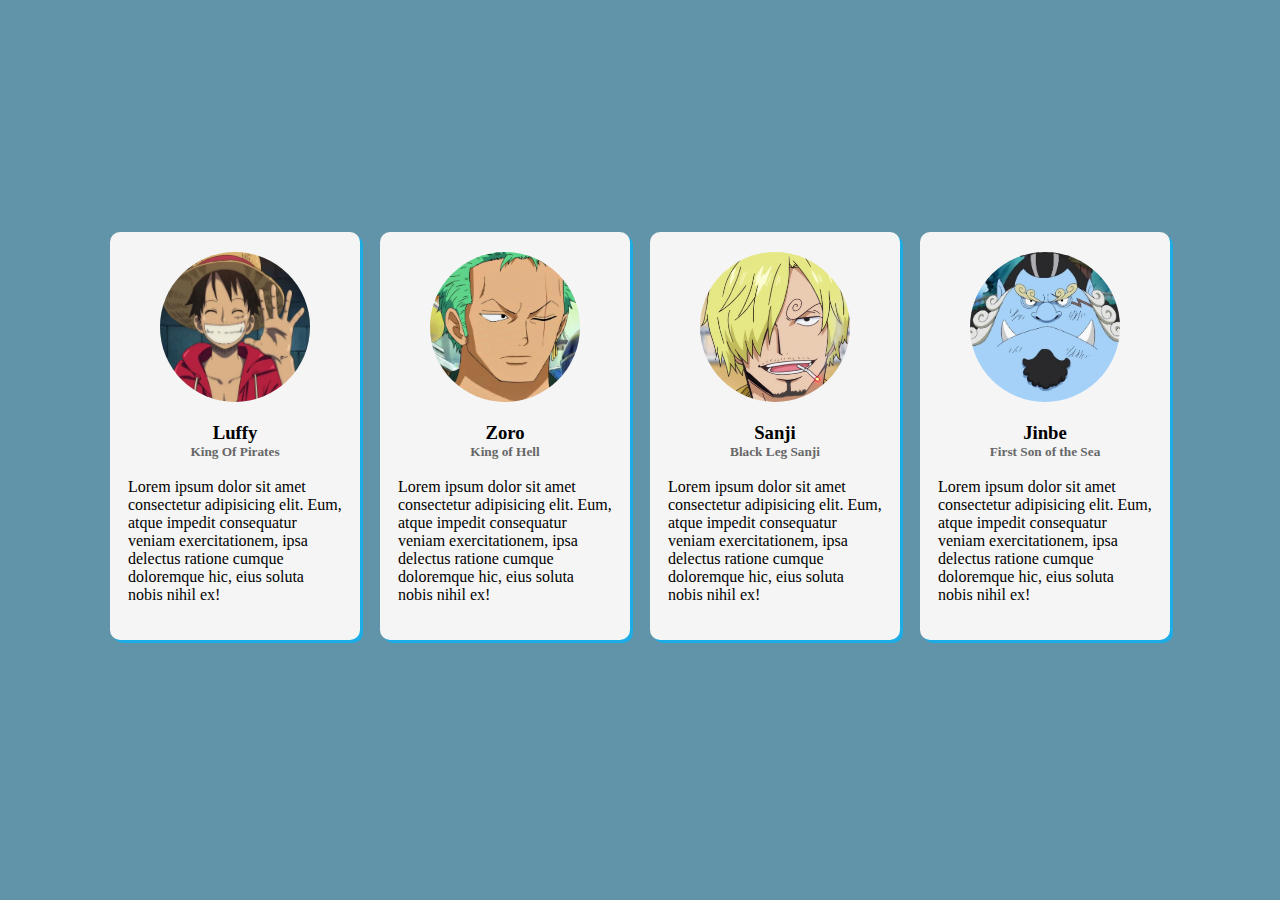
<file: day1/index.html>
<!DOCTYPE html>
<html lang="en">

<head>
    <meta charset="UTF-8">
    <meta name="viewport" content="width=device-width, initial-scale=1.0">
    <title>Document</title>
    <link rel="stylesheet" href="style.css">
    <link rel="stylesheet" href="https://cdnjs.cloudflare.com/ajax/libs/font-awesome/6.5.1/css/all.min.css" integrity="sha512-DTOQO9RWCH3ppGqcWaEA1BIZOC6xxalwEsw9c2QQeAIftl+Vegovlnee1c9QX4TctnWMn13TZye+giMm8e2LwA==" crossorigin="anonymous" referrerpolicy="no-referrer" />
</head>

<body>
<div class="card">
    <div class="profile-img">
        <img src="assets/1_YqfVlyCe06DfcPsR3kpYrw.jpg" alt="" srcset="">
    </div>
    <span>
        <h3>Luffy</h3>
        <h5>King Of Pirates</h5>
        <p>Lorem ipsum dolor sit amet consectetur adipisicing elit. Eum, atque impedit consequatur veniam exercitationem, ipsa delectus ratione cumque doloremque hic, eius soluta nobis nihil ex!</p>
        <div class="icons">
            <a href="#"><i class="fa-brands fa-reddit"></i></a>
            <a href="#"><i class="fa-brands fa-x-twitter"></i></a>
            <a href="#"><i class="fa-brands fa-instagram"></i></a>
        </div>
    </span>
</div>
<div class="card">
    <div class="profile-img">
        <img src="assets/Roronoa_Zoro.webp" alt="" srcset="">
    </div>
    <span>
        <h3>Zoro</h3>
        <h5>King of Hell</h5>
        <p>Lorem ipsum dolor sit amet consectetur adipisicing elit. Eum, atque impedit consequatur veniam exercitationem, ipsa delectus ratione cumque doloremque hic, eius soluta nobis nihil ex!</p>
        <div class="icons">
            <a href="#"><i class="fa-brands fa-reddit"></i></a>
            <a href="#"><i class="fa-brands fa-x-twitter"></i></a>
            <a href="#"><i class="fa-brands fa-instagram"></i></a>
        </div>
    </span>
</div>
<div class="card">
    <div class="profile-img">
        <img src="assets/sanji.webp" alt="" srcset="">
    </div>
    <span>
        <h3>Sanji</h3>
        <h5>Black Leg Sanji</h5>
        <p>Lorem ipsum dolor sit amet consectetur adipisicing elit. Eum, atque impedit consequatur veniam exercitationem, ipsa delectus ratione cumque doloremque hic, eius soluta nobis nihil ex!</p>
        <div class="icons">
            <a href="#"><i class="fa-brands fa-reddit"></i></a>
            <a href="#"><i class="fa-brands fa-x-twitter"></i></a>
            <a href="#"><i class="fa-brands fa-instagram"></i></a>
        </div>
    </span>
</div>
<div class="card">
    <div class="profile-img">
        <img src="assets/Jinbe.webp" alt="" srcset="">
    </div>
    <span>
        <h3>Jinbe</h3>
        <h5>First Son of the Sea</h5>
        <p>Lorem ipsum dolor sit amet consectetur adipisicing elit. Eum, atque impedit consequatur veniam exercitationem, ipsa delectus ratione cumque doloremque hic, eius soluta nobis nihil ex!</p>
        <div class="icons">
            <a href="#"><i class="fa-brands fa-reddit"></i></a>
            <a href="#"><i class="fa-brands fa-x-twitter"></i></a>
            <a href="#"><i class="fa-brands fa-instagram"></i></a>
        </div>
    </span>
</div>

</body>

</html>
</file>
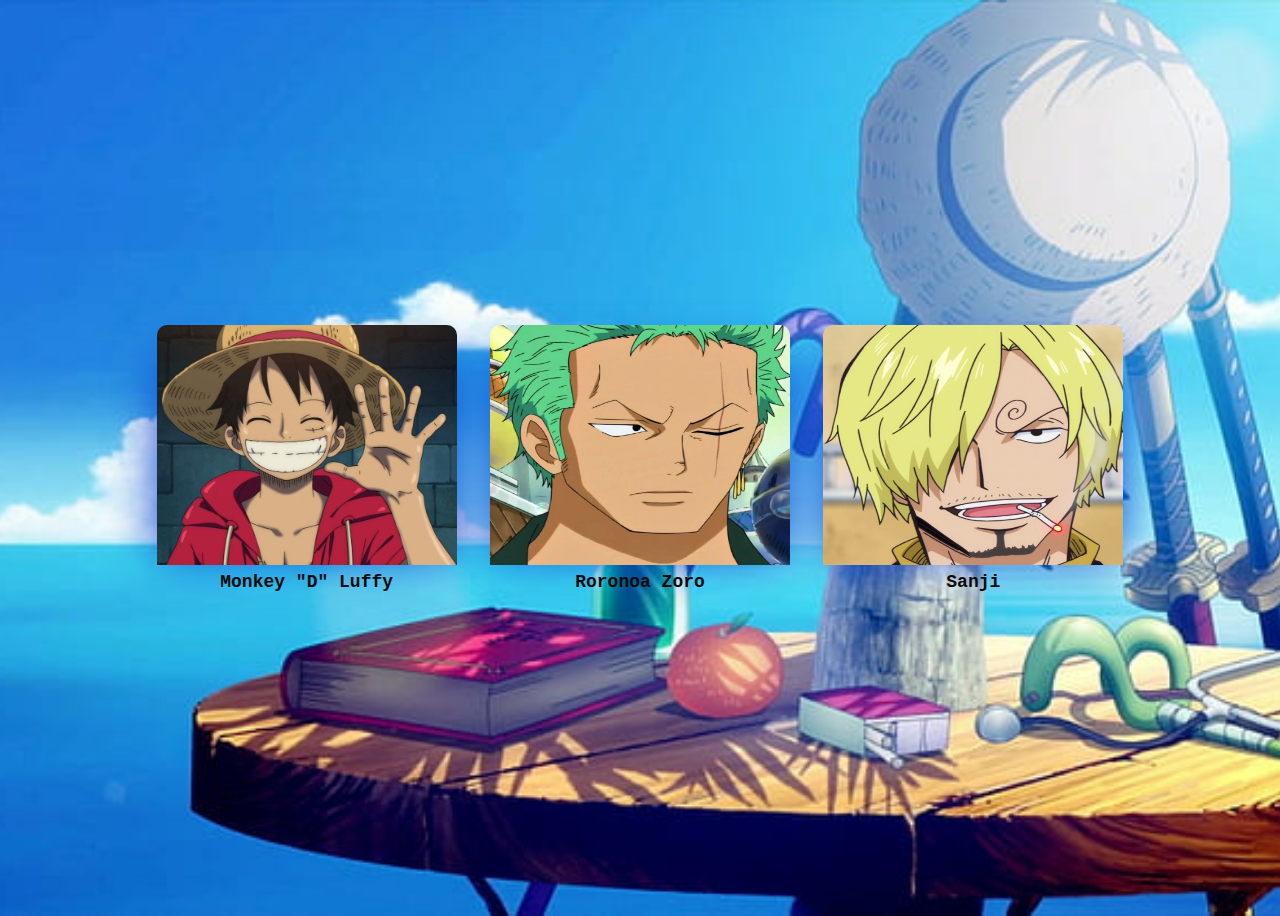
<file: day2/index.html>
<!DOCTYPE html>
<html lang="en">

<head>
    <meta charset="UTF-8">
    <meta name="viewport" content="width=device-width, initial-scale=1.0">
    <title>CSS Card Hover Effects</title>
    <link rel="stylesheet" href="style.css">

</head>

<body>
    <div class="container">
        <div class="card">
            <div class="face face1">
                <div class="content">
                    <img src="./assets/1_YqfVlyCe06DfcPsR3kpYrw.jpg" alt="" srcset="">
                    <h3> Monkey "D" Luffy</h3>
                </div>
            </div>
            <div class="face face2">
                <div class="content">
                    <h4>"Pirate King"</h4>
                    <p>Lorem ipsum dolor sit amet consectetur adipisicing elit. Esse, ipsum.</p>
                    <a href="#">Read More</a>
                </div>
            </div>
        </div>
        <div class="card">
            <div class="face face1">
                <div class="content">
                    <img src="./assets/Roronoa_Zoro.webp" alt="" srcset="">
                    <h3>Roronoa Zoro</h3>
                </div>
            </div>
            <div class="face face2">
                <div class="content">
                    <h4> "King of Hell"</h4>
                    <p>Lorem ipsum dolor sit amet consectetur adipisicing elit. Esse, ipsum.</p>
                    <a href="#">Read More</a>
                </div>
            </div>
        </div>
        <div class="card">
            <div class="face face1">
                <div class="content">
                    <img src="./assets/sanji.webp" alt="" srcset="">
                    <h3>Sanji</h3>
                </div>
            </div>
            <div class="face face2">
                <div class="content">
                    <h4>"Black Leg Sanji"</h4>
                    <p>Lorem ipsum dolor sit amet consectetur adipisicing elit. Esse, ipsum.</p>
                    <a href="#">Read More</a>
                </div>
            </div>
        </div>

    </div>

</body>

</html>
</file>
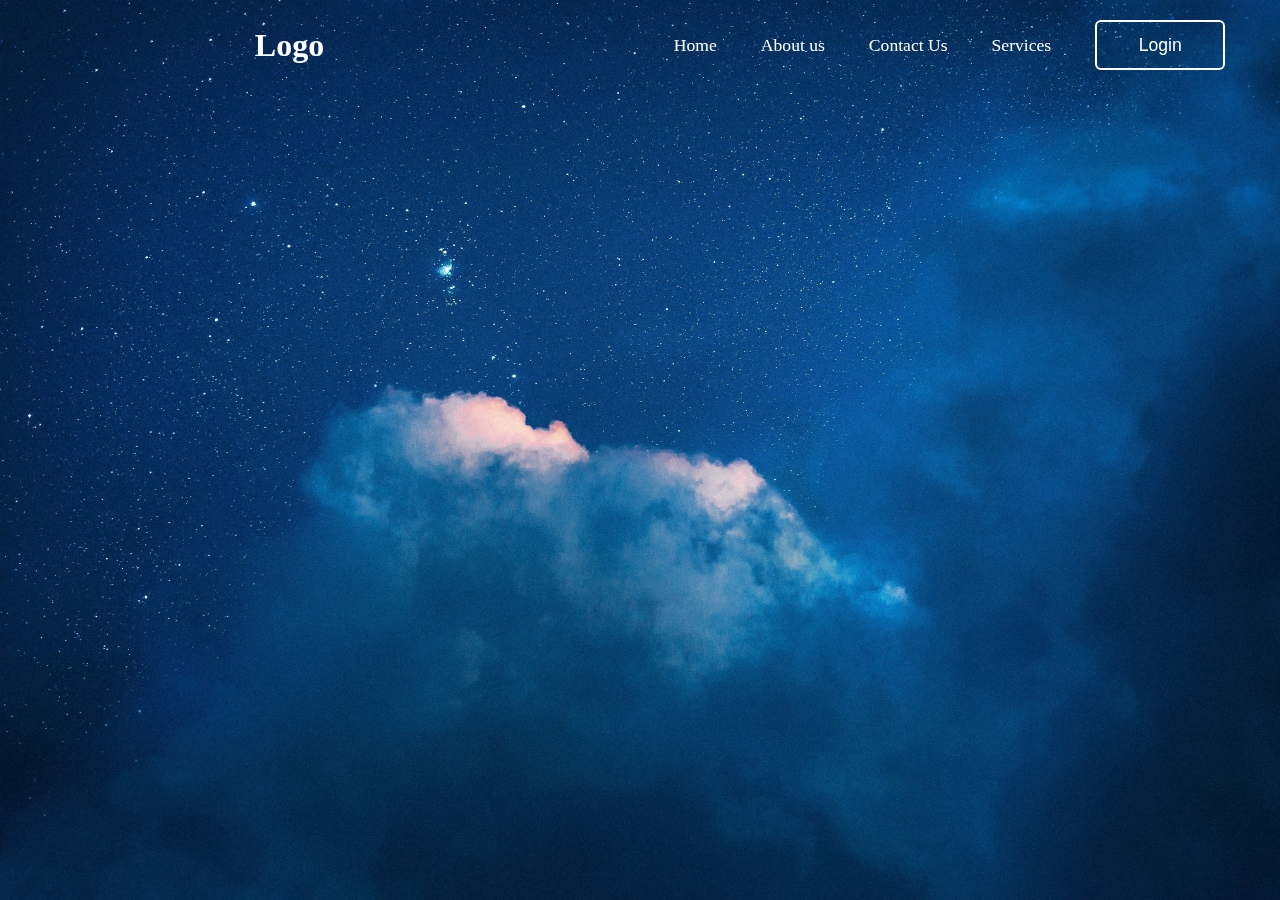
<file: day3/index.html>
<!DOCTYPE html>
<html lang="en">

<head>
    <meta charset="UTF-8">
    <meta name="viewport" content="width=device-width, initial-scale=1.0">
    <title>Document</title>
    <link rel="stylesheet" href="style.css">
    <link rel="stylesheet" href="https://cdnjs.cloudflare.com/ajax/libs/font-awesome/6.5.1/css/all.min.css" integrity="sha512-DTOQO9RWCH3ppGqcWaEA1BIZOC6xxalwEsw9c2QQeAIftl+Vegovlnee1c9QX4TctnWMn13TZye+giMm8e2LwA==" crossorigin="anonymous" referrerpolicy="no-referrer" />
</head>

<body>
    <header>
        <h2 class="logo">Logo</h2>
        <nav class="navbar">
            <a href="#">Home</a>
            <a href="#">About us</a>
            <a href="#">Contact Us</a>
            <a href="#">Services</a>
            <button class="btn-login">Login</button>
        </nav>
    </header>

    <div class="container">
        <span class="icon-close"><i class="fa-sharp fa-solid fa-xmark"></i></span>
        <div class="form-box login">
            <h2>Login</h2>
            <form action="#">
                <div class="input-box">
                    <span class="icon"><i class="fa-solid fa-envelope"></i></span>
                    <input type="email" class="" required>
                    <label for="">Email</label>
                </div>
                <div class="input-box">
                    <span class="icon"><i class="fa-solid fa-lock"></i></span>
                    <input type="password" class="" required>
                    <label for="">Password</label>
                </div>
                <div class="remember-forget">
                    <label for="">
                        <input type="checkbox">
                        Remember me
                    </label>
                    <a href="">Forget Password?</a>
                </div>
                <button type="submit" class="btn">Login</button>
                <div class="login-register">
                    <p>Don't have an account ?
                        <a href="#" class="register-link">Register</a>
                    </p>
                </div>
            </form>
        </div>




        <div class="form-box register">
            <h2>Registration</h2>
            <form action="#">
                <div class="input-box">
                    <span class="icon"><i class="fa-solid fa-user"></i></span>
                    <input type="text" class="" required>
                    <label for="">Usernsme</label>
                </div>
                <div class="input-box">
                    <span class="icon"><i class="fa-solid fa-envelope"></i></span>
                    <input type="email" class="" required>
                    <label for="">Email</label>
                </div>
                <div class="input-box">
                    <span class="icon"><i class="fa-solid fa-lock"></i></span>
                    <input type="password" class="" required>
                    <label for="">Password</label>
                </div>
                <div class="remember-forget">
                    <label for="">
                        <input type="checkbox">
                        I agree to the terms and conditions
                    </label>
                </div>
                <button type="submit" class="btn">Rsgister</button>
                <div class="login-register">
                    <p>Already have an account ?
                        <a href="#" class="login-link">Login</a>
                    </p>
                </div>
            </form>
        </div>
    </div>
    <script src="script.js"></script>
</body>

</html>
</file>
<file: day1/style.css>
body {
    display: flex;
    height: 95vh;
    align-items: center;
    justify-content: center;
    flex-wrap: wrap;
background-color: rgb(97, 148, 168);
}

.card {
    background-color: whitesmoke;
    max-width: 250px;
    min-height: 340px;
    position: relative;
    display: inline-block;
    overflow: hidden;
    margin: 10px;
    border-radius: 10px;
    box-shadow: 3px 3px  rgb(28, 172, 230) ;
}
.profile-img{
    display: flex;
    align-items: center;
    justify-content: center;
}
.profile-img img {
    width: 150px;
    height: 150px;
    border-radius: 50%;
    margin: 20px;
}
span h3 , h5 {
    text-align: center;
    margin: auto;
}
span h5{
    color: rgb(103, 103, 103);
}
span p{
    margin: 18px 18px;
}
.icons {
    display: flex;
    align-items: center;
    justify-content: center;
}
.icons i{
    margin: 4px;
    color: rgb(28, 172, 230);
    font-weight: 400;
}
</file>
<file: day2/style.css>
body {
    min-height: 100vh;
    display: flex;
    justify-content: center;
    align-items: center;
    font-family: 'Courier New', Courier, monospace;
    background-image: url(./assets/strawhat-pirates-anime-bottles-hat-wallpaper-preview.jpg);
    background-position: center;
    background-size: cover;
    background-repeat: no-repeat;
}

.container {
    width: 1000px;
    position: relative;
    display: flex;
    justify-content: space-between;
    flex-wrap: wrap;
}

img {
    width: 300px;
    height: 240px;
    border-radius: 10px 10px 0px 0px;
}

.card {
    position: relative;
    cursor: pointer;
}

.face {
    width: 300px;
    height: 200px;
    transition: 0.5s;
}

.container .card .face.face1 {
    position: relative;
    display: flex;
    justify-content: center;
    align-items: center;
    z-index: 1;
    transform: translateY(100px);
}

.container .card:hover .face.face1 {
    background-color: antiquewhite;
    transform: translateY(0);
}

.container .card .face.face1 .content {
    transition: 0.5s;
}

.container .card:hover .face.face1 .content {
    opacity: 1;
}

h3 {
    margin: 2px 0 0;
    padding: 0;
    text-align: center;
    font-size: 18px;
    color: rgb(10, 10, 10);

}

h4 {
    margin: 0;
    text-align: center;
}

.container .card .face.face2 {
    position: relative;
    background: skyblue;
    justify-content: center;
    align-items: center;
    padding: 30px;
    box-sizing: border-box;
    box-shadow: 0 20px 50px rgb(14, 67, 212);
    transform: translateY(-120px);
    border-radius: 10px;

}

.container .card:hover .face.face2 {
    transform: translateY(0);
}

.container .card:hover .face.face2 .content p {
    margin: 1px;
    padding: 4px;
}

.container .card:hover .face.face2 .content a {
    margin: 15px 0 0;
    display: inline-block;
    text-decoration: none;
    font-weight: 800;
    color: black;
    padding: 10px;
    border: 1px solid black;
    border-radius: 10px;
}

.container .card:hover .face.face2 .content a:hover {
    background-color: black;
    color: white;
}
@media screen and (max-width: 13000px) {
    .container {
        justify-content: space-around;
        flex-wrap: wrap;
    }
}
</file>
<file: day3/style.css>
* {
    margin: 0;
    padding: 0;
}

body {
    display: flex;
    justify-content: center;
    align-items: center;
    min-height: 100vh;
    background-image: url("pexels-rafael-cerqueira-4737484.jpg");
    background-repeat: no-repeat;
    background-position: center;
    background-size: cover;

}

header {
    position: fixed;
    top: 0;
    left: 0;
    width: 100%;
    padding: 20px 100px;
    display: flex;
    justify-content: space-around;
    align-items: center;
    z-index: 99;
}

.logo {
    font-size: 2em;
    color: white;
    user-select: none;
}

.navbar a {
    position: relative;
    font-size: 1.1em;
    color: white;
    text-decoration: none;
    font-weight: 500;
    margin-left: 40px;
}

.navbar a::after {
    content: '';
    position: absolute;
    left: 0;
    bottom: -6px;
    width: 100%;
    height: 3px;
    background: white;
    border-radius: 5px;
    transform: scaleX(0);
    transition: .5s;
    transform-origin: right;

}

.navbar a:hover::after {
    transform-origin: left;
    transform: scaleX(1);
}

.navbar .btn-login {
    width: 130px;
    height: 50px;
    background: transparent;
    outline: none;
    border-radius: 6px;
    cursor: pointer;
    font-size: 1.1em;
    color: white;
    font-weight: 500;
    margin-left: 40px;
    transition: .5s;
    border: 2px solid white;
}

.navbar .btn-login:hover {
    background: white;
    color: black;

}


.container {
    position: relative;
    width: 400px;
    height: 440px;
    background-color: transparent;
    border: 2px solid rgba(255, 255, 255, .5);
    border-radius: 20px;
    backdrop-filter: blur(20px);
    box-shadow: 0 0 30px rgba(0, 0, 0, .5);
    display: flex;
    justify-content: center;
    align-items: center;
    overflow: hidden;
    transition: tranmsform .5s ease, height .2s ease;
    transform: scale(0);
}
.container.active-btn{
    transform: scale(1);
}

.container .form-box.login {
    /* display: none; */
    transition: transform .18s ease;
    transform: translateX(0);
}

.container.active .form-box.login {
    transition: none;
    transform: translateX(-400px);
}

.container.active {
    height: 520px;
}

.container .form-box.register {
    position: absolute;
    transform: translateX(400px);
    transition: none;
}

.container.active .form-box.register {
    transition: transform .18s ease;
    transform: translateX(0);
}

.form-box {
    width: 100%;
    padding: 40px;
}

.form-box h2 {
    text-align: center;
    font-size: 2em;
}

.input-box {
    position: relative;
    width: 100%;
    height: 50px;
    border-bottom: 2px solid black;
    margin: 30px 0;
}

.input-box label {
    position: absolute;
    top: 50%;
    left: 5px;
    transform: translateY(-50%);
    font-size: 1em;
    font-weight: 500;
    pointer-events: none;
    transition: .5s;
}

.input-box input {
    width: 100%;
    height: 100%;
    background: transparent;
    border: none;
    outline: none;
    font-size: 1em;
    color: black;
    font-weight: 600;
    padding: 0px 30px 0 5px;
}

.input-box input:focus~label,
.input-box input:valid~label {
    top: -5px;
}

.input-box .icon {
    position: absolute;
    right: 8px;
    font-size: 1.2em;
    color: black;
    line-height: 56px;
}

.remember-forget {
    font-size: .9em;
    color: black;
    font-weight: 500;
    margin: -15px 0 15px;
    display: flex;
    justify-content: space-between;
}

.remember-forget label input {
    accent-color: black;
    margin-right: 3px;
}

.remember-forget a {
    color: black;
    text-decoration: none;
}

.remember-forget a:hover {
    text-decoration: underline;
}

.btn {
    width: 100%;
    height: 45px;
    background: rgb(3, 36, 72);
    border: none;
    outline: none;
    border-radius: 6px;
    cursor: pointer;
    color: white;
    font-size: 1em;
}

.login-register {
    font-size: .9em;
    color: black;
    text-align: center;
    font-weight: 500;
    margin: 25px 0 10px;

}

.login-register p a {
    color: black;
    text-transform: none;
    font-weight: 600;
}

.login-register p a:hover {
    text-decoration: underline;
}

.icon-close{
    position: absolute;
    right: 0;
    top: 0;
    width: 45px;
    height: 45px;
    background-color: rgb(3, 36, 72);
    color: white;
    display: flex;
    justify-content: center;
    align-items: center;
    font-size: 2em;
    border-bottom-left-radius: 20px;
    cursor: pointer;
}
</file>
